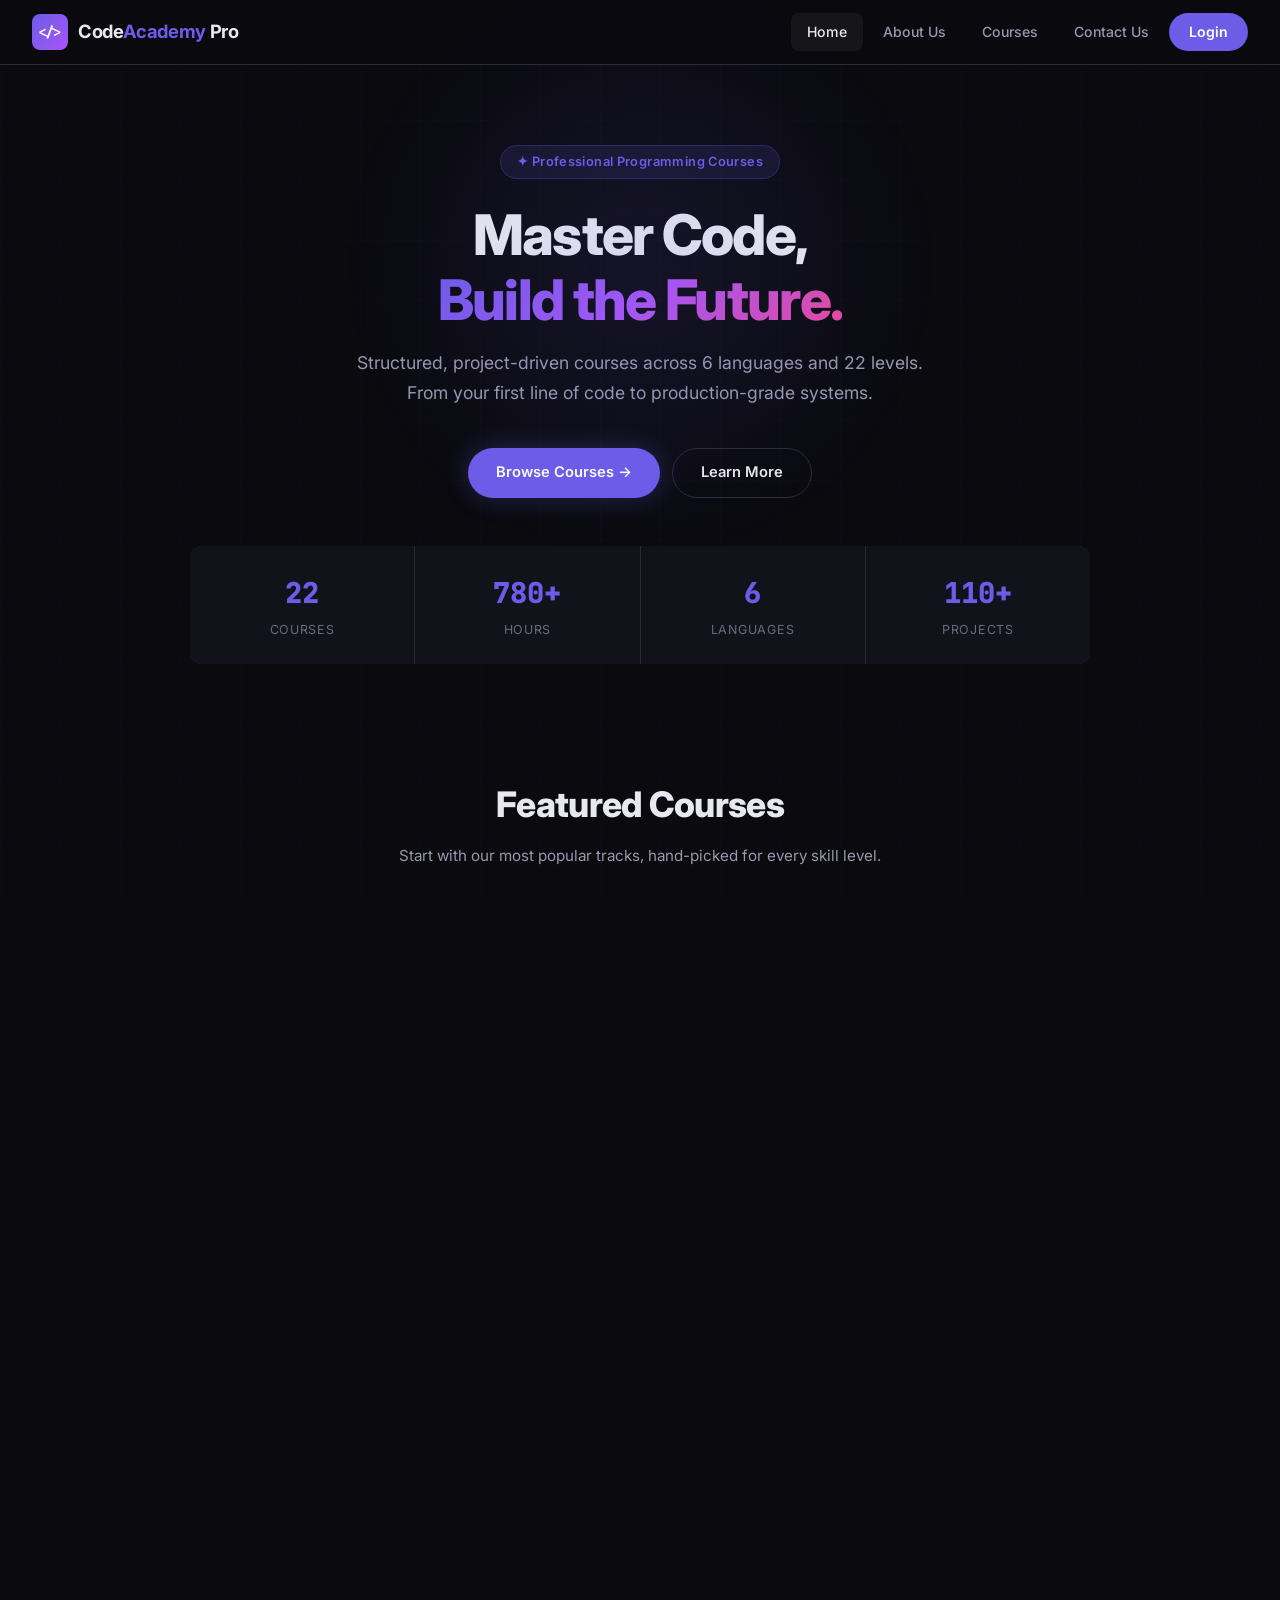
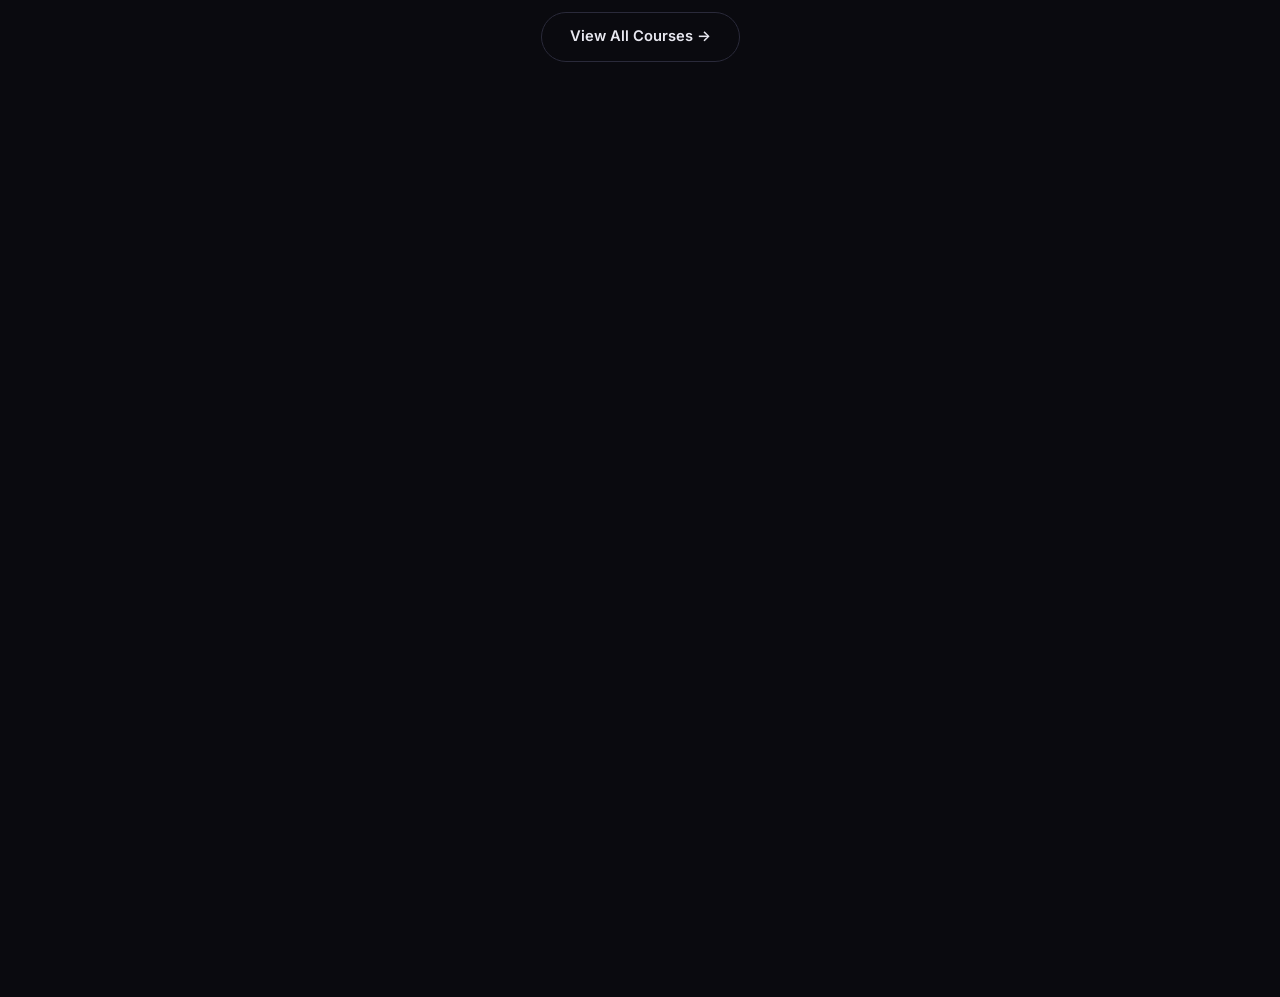
<file: index.html>
<!DOCTYPE html>
<html lang="en">
<head>
  <meta charset="UTF-8"/>
  <meta name="viewport" content="width=device-width,initial-scale=1.0"/>
  <title>CodeAcademy Pro — Master Programming from Fundamentals to Expert</title>
  <meta name="description" content="Professional programming courses in C++, Python, JavaScript, Rust, Java, and SQL."/>
  <link rel="stylesheet" href="css/style.css"/>
  <link rel="icon" href="data:image/svg+xml,<svg xmlns='http://www.w3.org/2000/svg' viewBox='0 0 100 100'><text y='.9em' font-size='90'>💻</text></svg>"/>
</head>
<body>
  <!-- NAV -->
  <header class="nav">
    <div class="nav-inner">
      <a href="index.html" class="logo"><div class="logo-icon">&lt;/&gt;</div><div class="logo-text">Code<span>Academy</span> Pro</div></a>
      <nav class="nav-links">
        <a href="index.html" class="active">Home</a>
        <a href="pages/about.html">About Us</a>
        <a href="pages/courses.html">Courses</a>
        <a href="pages/contact.html">Contact Us</a>
        <a href="pages/login.html" class="nav-login">Login</a>
      </nav>
      <button class="hamburger" onclick="document.getElementById('mob').classList.toggle('open')" aria-label="Menu">☰</button>
    </div>
  </header>
  <div class="mobile-menu" id="mob">
    <a href="index.html">Home</a><a href="pages/about.html">About Us</a><a href="pages/courses.html">Courses</a><a href="pages/contact.html">Contact Us</a><a href="pages/login.html">Login</a>
  </div>

  <!-- HERO -->
  <section class="hero">
    <div class="hero-badge">✦ Professional Programming Courses</div>
    <h1>Master Code,<br/><span class="gradient-text">Build the Future.</span></h1>
    <p>Structured, project-driven courses across 6 languages and 22 levels. From your first line of code to production-grade systems.</p>
    <div class="hero-btns">
      <a href="pages/courses.html" class="btn btn-primary">Browse Courses →</a>
      <a href="pages/about.html" class="btn btn-outline">Learn More</a>
    </div>
  </section>

  <!-- STATS -->
  <div class="stats-bar">
    <div class="stat-item"><div class="num">22</div><div class="label">Courses</div></div>
    <div class="stat-item"><div class="num">780+</div><div class="label">Hours</div></div>
    <div class="stat-item"><div class="num">6</div><div class="label">Languages</div></div>
    <div class="stat-item"><div class="num">110+</div><div class="label">Projects</div></div>
  </div>

  <!-- FEATURED COURSES -->
  <section class="section">
    <div class="section-header">
      <h2>Featured Courses</h2>
      <p>Start with our most popular tracks, hand-picked for every skill level.</p>
    </div>
    <div class="courses-grid" id="featured-grid"></div>
    <div style="text-align:center;margin-top:2.5rem">
      <a href="pages/courses.html" class="btn btn-outline">View All Courses →</a>
    </div>
  </section>

  <!-- WHY US -->
  <section class="section">
    <div class="section-header">
      <h2>Why CodeAcademy Pro?</h2>
      <p>Everything you need to go from beginner to production-ready developer.</p>
    </div>
    <div class="features">
      <div class="feature"><div class="f-icon">📐</div><h3>Structured Curriculum</h3><p>Each course follows a logical progression from fundamentals to advanced topics with clear learning outcomes.</p></div>
      <div class="feature"><div class="f-icon">🛠️</div><h3>Project-Based Learning</h3><p>Build real-world projects in every course. No toy examples — you'll create apps, APIs, and libraries.</p></div>
      <div class="feature"><div class="f-icon">🧩</div><h3>Multi-Level Paths</h3><p>Progress through up to 5 levels per language, each building on the last to deepen your expertise.</p></div>
      <div class="feature"><div class="f-icon">⚡</div><h3>Modern & Up-to-Date</h3><p>Covering C++20, Python 3.12, React 19, Next.js 15, and more. Always current with industry standards.</p></div>
    </div>
  </section>

  <!-- FOOTER -->
  <footer class="footer">
    <div class="footer-inner">
      <div class="footer-brand">
        <a href="index.html" class="logo"><div class="logo-icon">&lt;/&gt;</div><div class="logo-text">Code<span>Academy</span> Pro</div></a>
        <p>Professional programming education, structured for real-world success.</p>
      </div>
      <div class="footer-col"><h4>Pages</h4><a href="index.html">Home</a><a href="pages/about.html">About Us</a><a href="pages/courses.html">Courses</a><a href="pages/contact.html">Contact</a></div>
      <div class="footer-col"><h4>Courses</h4><a href="pages/courses.html#cpp">C++</a><a href="pages/courses.html#python">Python</a><a href="pages/courses.html#javascript">JavaScript</a><a href="pages/courses.html#rust">Rust</a></div>
      <div class="footer-col"><h4>More</h4><a href="pages/courses.html#java">Java</a><a href="pages/courses.html#sql">SQL</a><a href="pages/login.html">Login</a></div>
    </div>
    <div class="footer-bottom"><span>© 2026 CodeAcademy Pro</span><span>Built with ♥ for developers</span></div>
  </footer>

  <!-- SCRIPTS -->
  <script src="js/courses.js"></script>
  <script>
    // Show 6 featured courses on homepage
    const grid = document.getElementById('featured-grid');
    const featured = [COURSES[0], COURSES[5], COURSES[10], COURSES[14], COURSES[17], COURSES[20]];
    const icons = {
      clock: `<svg viewBox="0 0 24 24" fill="none" stroke="currentColor" stroke-width="2"><circle cx="12" cy="12" r="10"/><path d="M12 6v6l4 2"/></svg>`,
      folder: `<svg viewBox="0 0 24 24" fill="none" stroke="currentColor" stroke-width="2"><path d="M22 19a2 2 0 0 1-2 2H4a2 2 0 0 1-2-2V5a2 2 0 0 1 2-2h5l2 3h9a2 2 0 0 1 2 2z"/></svg>`,
      arrow: `<svg viewBox="0 0 24 24" fill="none" stroke="currentColor" stroke-width="2"><path d="M5 12h14M12 5l7 7-7 7"/></svg>`
    };
    const ll = ["","Beginner","Intermediate","Advanced","Expert","Master"];
    featured.forEach((c,i) => {
      if(!c) return;
      const d = document.createElement('div');
      d.className = 'card'; d.tabIndex = 0; d.style.setProperty('--card-color', c.color); d.style.animationDelay = `${i*.06}s`;
      d.innerHTML = `<div class="card-header"><div class="card-icon" style="background:${c.color}">${c.tag}</div><span class="card-level" style="background:${c.bg};color:${c.color}">Lvl ${c.level} · ${ll[c.level]}</span></div><h3 class="card-title">${c.title}</h3><p class="card-desc">${c.desc}</p><div class="card-topics">${c.topics.map(t=>`<span class="topic-tag">${t}</span>`).join('')}</div><div class="card-footer"><div class="card-meta"><span class="meta-item">${icons.clock} ${c.hours}h</span><span class="meta-item">${icons.folder} ${c.projects} projects</span></div><span class="card-cta">View ${icons.arrow}</span></div>`;
      d.onclick = () => window.location.href = `pages/courses.html#${c.lang.toLowerCase().replace('++','pp')}`;
      grid.appendChild(d);
    });
  </script>
</body>
</html>
</file>
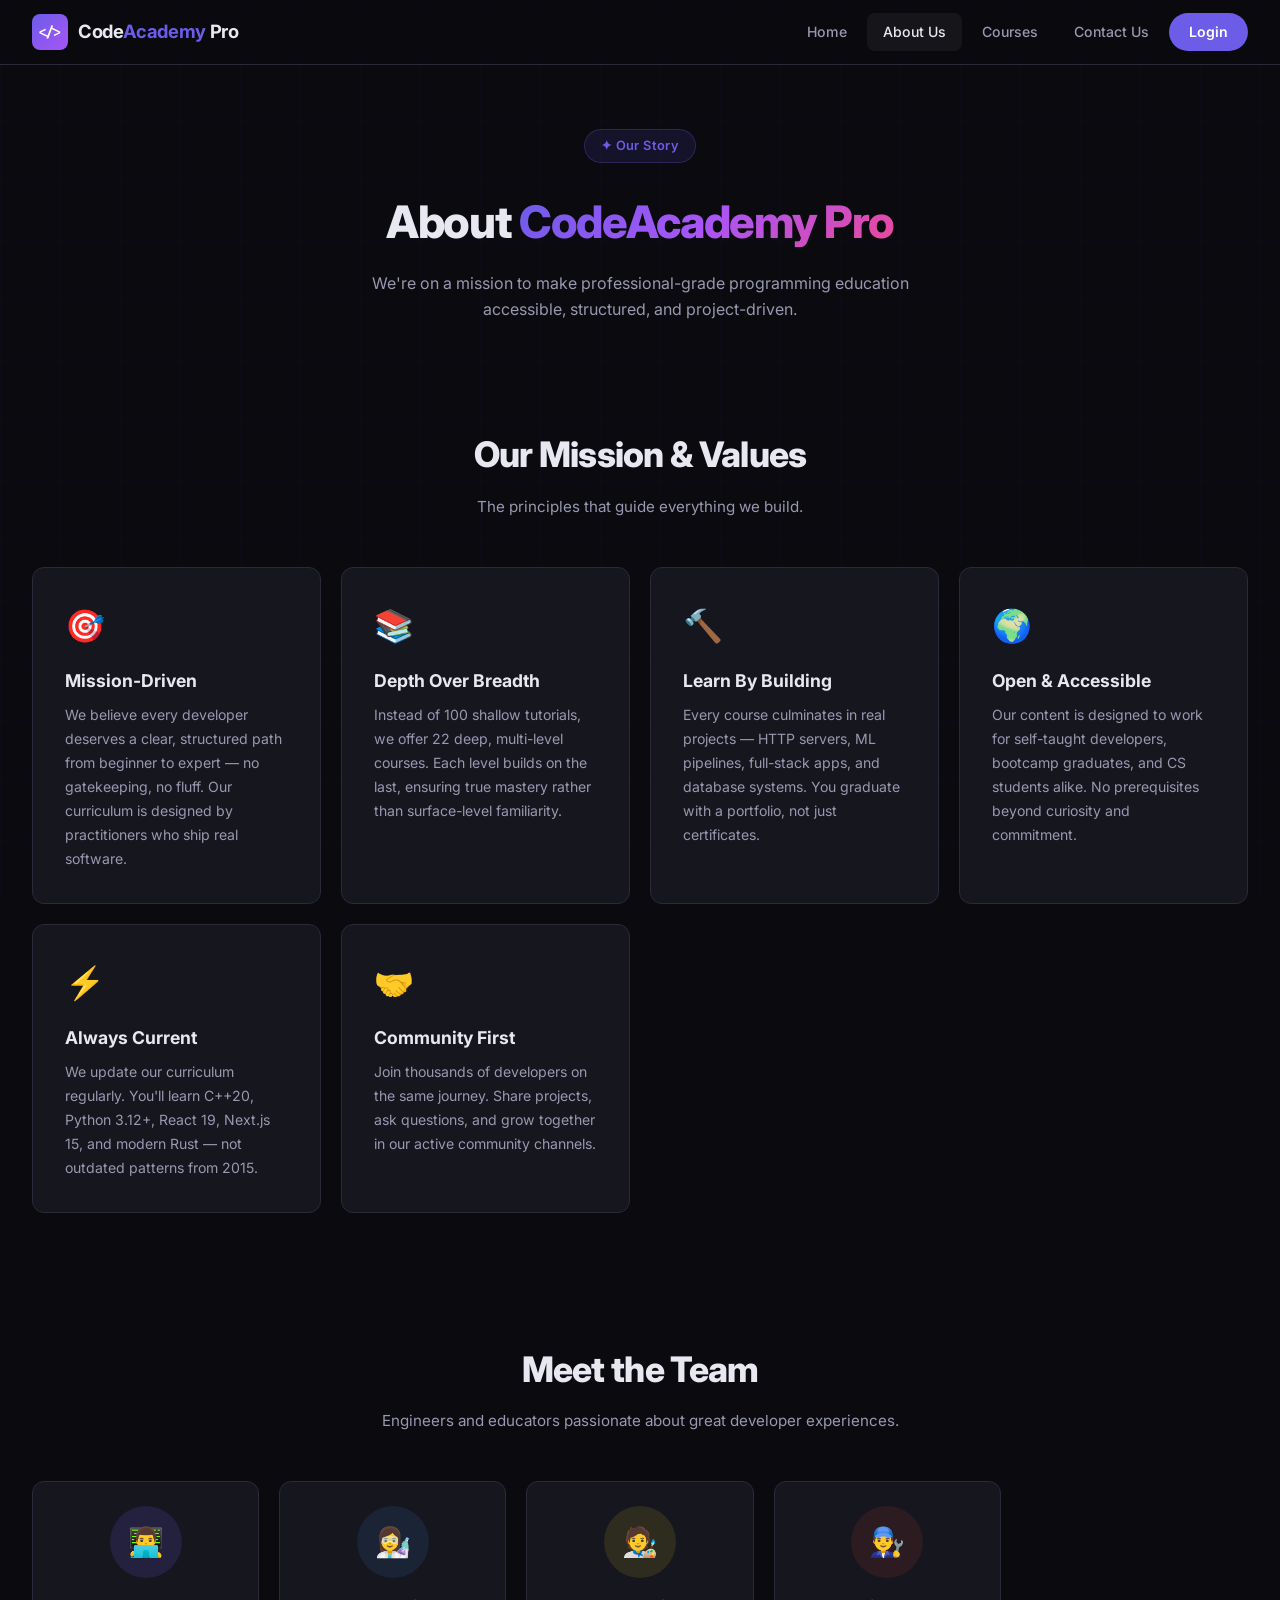
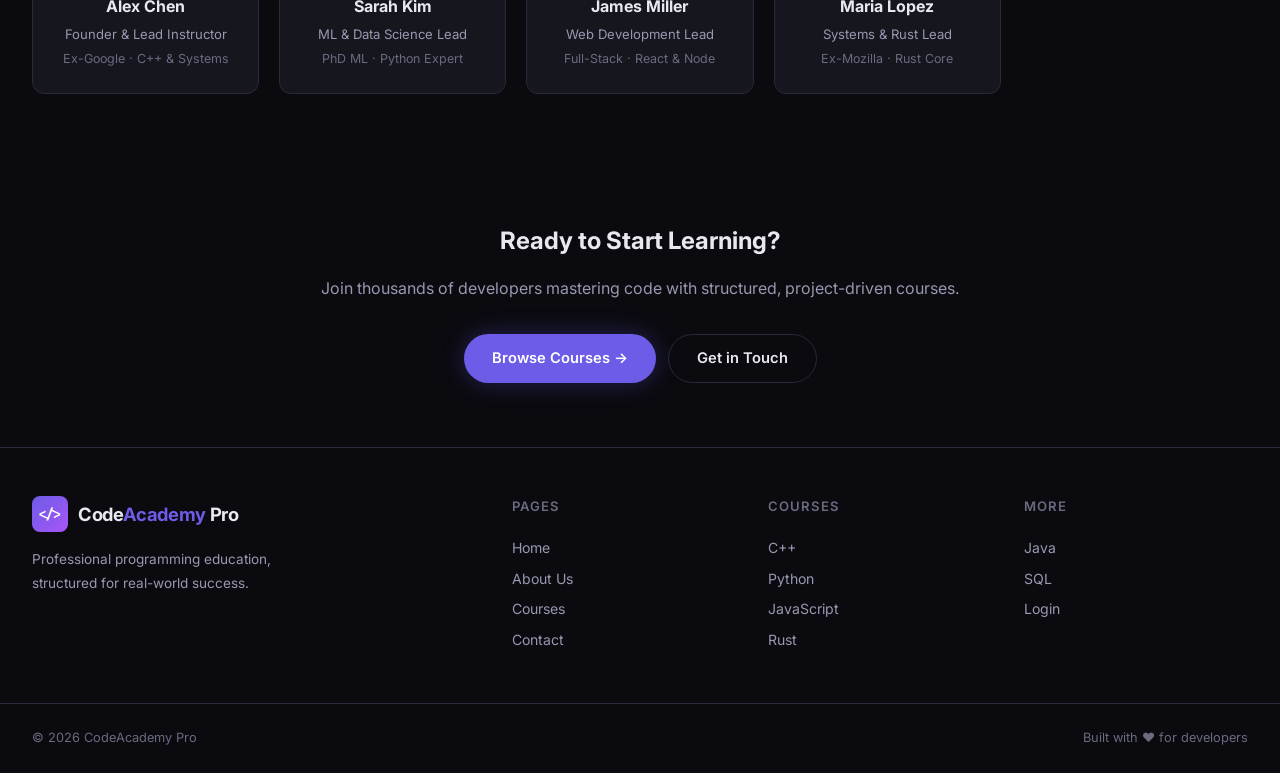
<file: pages/about.html>
<!DOCTYPE html>
<html lang="en">
<head>
  <meta charset="UTF-8"/><meta name="viewport" content="width=device-width,initial-scale=1.0"/>
  <title>About Us — CodeAcademy Pro</title>
  <meta name="description" content="Learn about the team and mission behind CodeAcademy Pro."/>
  <link rel="stylesheet" href="../css/style.css"/>
  <link rel="icon" href="data:image/svg+xml,<svg xmlns='http://www.w3.org/2000/svg' viewBox='0 0 100 100'><text y='.9em' font-size='90'>💻</text></svg>"/>
</head>
<body>
  <header class="nav"><div class="nav-inner">
    <a href="../index.html" class="logo"><div class="logo-icon">&lt;/&gt;</div><div class="logo-text">Code<span>Academy</span> Pro</div></a>
    <nav class="nav-links"><a href="../index.html">Home</a><a href="about.html" class="active">About Us</a><a href="courses.html">Courses</a><a href="contact.html">Contact Us</a><a href="login.html" class="nav-login">Login</a></nav>
    <button class="hamburger" onclick="document.getElementById('mob').classList.toggle('open')" aria-label="Menu">☰</button>
  </div></header>
  <div class="mobile-menu" id="mob"><a href="../index.html">Home</a><a href="about.html">About Us</a><a href="courses.html">Courses</a><a href="contact.html">Contact Us</a><a href="login.html">Login</a></div>

  <section class="page-hero">
    <div class="hero-badge">✦ Our Story</div>
    <h1>About <span class="gradient-text">CodeAcademy Pro</span></h1>
    <p>We're on a mission to make professional-grade programming education accessible, structured, and project-driven.</p>
  </section>

  <section class="section">
    <div class="section-header"><h2>Our Mission & Values</h2><p>The principles that guide everything we build.</p></div>
    <div class="about-grid">
      <div class="about-card"><div class="icon">🎯</div><h3>Mission-Driven</h3><p>We believe every developer deserves a clear, structured path from beginner to expert — no gatekeeping, no fluff. Our curriculum is designed by practitioners who ship real software.</p></div>
      <div class="about-card"><div class="icon">📚</div><h3>Depth Over Breadth</h3><p>Instead of 100 shallow tutorials, we offer 22 deep, multi-level courses. Each level builds on the last, ensuring true mastery rather than surface-level familiarity.</p></div>
      <div class="about-card"><div class="icon">🔨</div><h3>Learn By Building</h3><p>Every course culminates in real projects — HTTP servers, ML pipelines, full-stack apps, and database systems. You graduate with a portfolio, not just certificates.</p></div>
      <div class="about-card"><div class="icon">🌍</div><h3>Open & Accessible</h3><p>Our content is designed to work for self-taught developers, bootcamp graduates, and CS students alike. No prerequisites beyond curiosity and commitment.</p></div>
      <div class="about-card"><div class="icon">⚡</div><h3>Always Current</h3><p>We update our curriculum regularly. You'll learn C++20, Python 3.12+, React 19, Next.js 15, and modern Rust — not outdated patterns from 2015.</p></div>
      <div class="about-card"><div class="icon">🤝</div><h3>Community First</h3><p>Join thousands of developers on the same journey. Share projects, ask questions, and grow together in our active community channels.</p></div>
    </div>
  </section>

  <section class="section">
    <div class="section-header"><h2>Meet the Team</h2><p>Engineers and educators passionate about great developer experiences.</p></div>
    <div class="team-grid">
      <div class="team-card"><div class="team-avatar" style="background:rgba(108,92,231,.15)">👨‍💻</div><h4>Alex Chen</h4><p>Founder & Lead Instructor</p><p style="font-size:.78rem;color:var(--txt3);margin-top:4px">Ex-Google · C++ & Systems</p></div>
      <div class="team-card"><div class="team-avatar" style="background:rgba(55,118,171,.15)">👩‍🔬</div><h4>Sarah Kim</h4><p>ML & Data Science Lead</p><p style="font-size:.78rem;color:var(--txt3);margin-top:4px">PhD ML · Python Expert</p></div>
      <div class="team-card"><div class="team-avatar" style="background:rgba(247,223,30,.1)">🧑‍🎨</div><h4>James Miller</h4><p>Web Development Lead</p><p style="font-size:.78rem;color:var(--txt3);margin-top:4px">Full-Stack · React & Node</p></div>
      <div class="team-card"><div class="team-avatar" style="background:rgba(206,66,43,.12)">👨‍🔧</div><h4>Maria Lopez</h4><p>Systems & Rust Lead</p><p style="font-size:.78rem;color:var(--txt3);margin-top:4px">Ex-Mozilla · Rust Core</p></div>
    </div>
  </section>

  <section class="section" style="text-align:center">
    <h2 style="margin-bottom:1rem">Ready to Start Learning?</h2>
    <p style="color:var(--txt2);margin-bottom:2rem">Join thousands of developers mastering code with structured, project-driven courses.</p>
    <div class="hero-btns"><a href="courses.html" class="btn btn-primary">Browse Courses →</a><a href="contact.html" class="btn btn-outline">Get in Touch</a></div>
  </section>

  <footer class="footer">
    <div class="footer-inner">
      <div class="footer-brand"><a href="../index.html" class="logo"><div class="logo-icon">&lt;/&gt;</div><div class="logo-text">Code<span>Academy</span> Pro</div></a><p>Professional programming education, structured for real-world success.</p></div>
      <div class="footer-col"><h4>Pages</h4><a href="../index.html">Home</a><a href="about.html">About Us</a><a href="courses.html">Courses</a><a href="contact.html">Contact</a></div>
      <div class="footer-col"><h4>Courses</h4><a href="courses.html#cpp">C++</a><a href="courses.html#python">Python</a><a href="courses.html#javascript">JavaScript</a><a href="courses.html#rust">Rust</a></div>
      <div class="footer-col"><h4>More</h4><a href="courses.html#java">Java</a><a href="courses.html#sql">SQL</a><a href="login.html">Login</a></div>
    </div>
    <div class="footer-bottom"><span>© 2026 CodeAcademy Pro</span><span>Built with ♥ for developers</span></div>
  </footer>
</body>
</html>
</file>
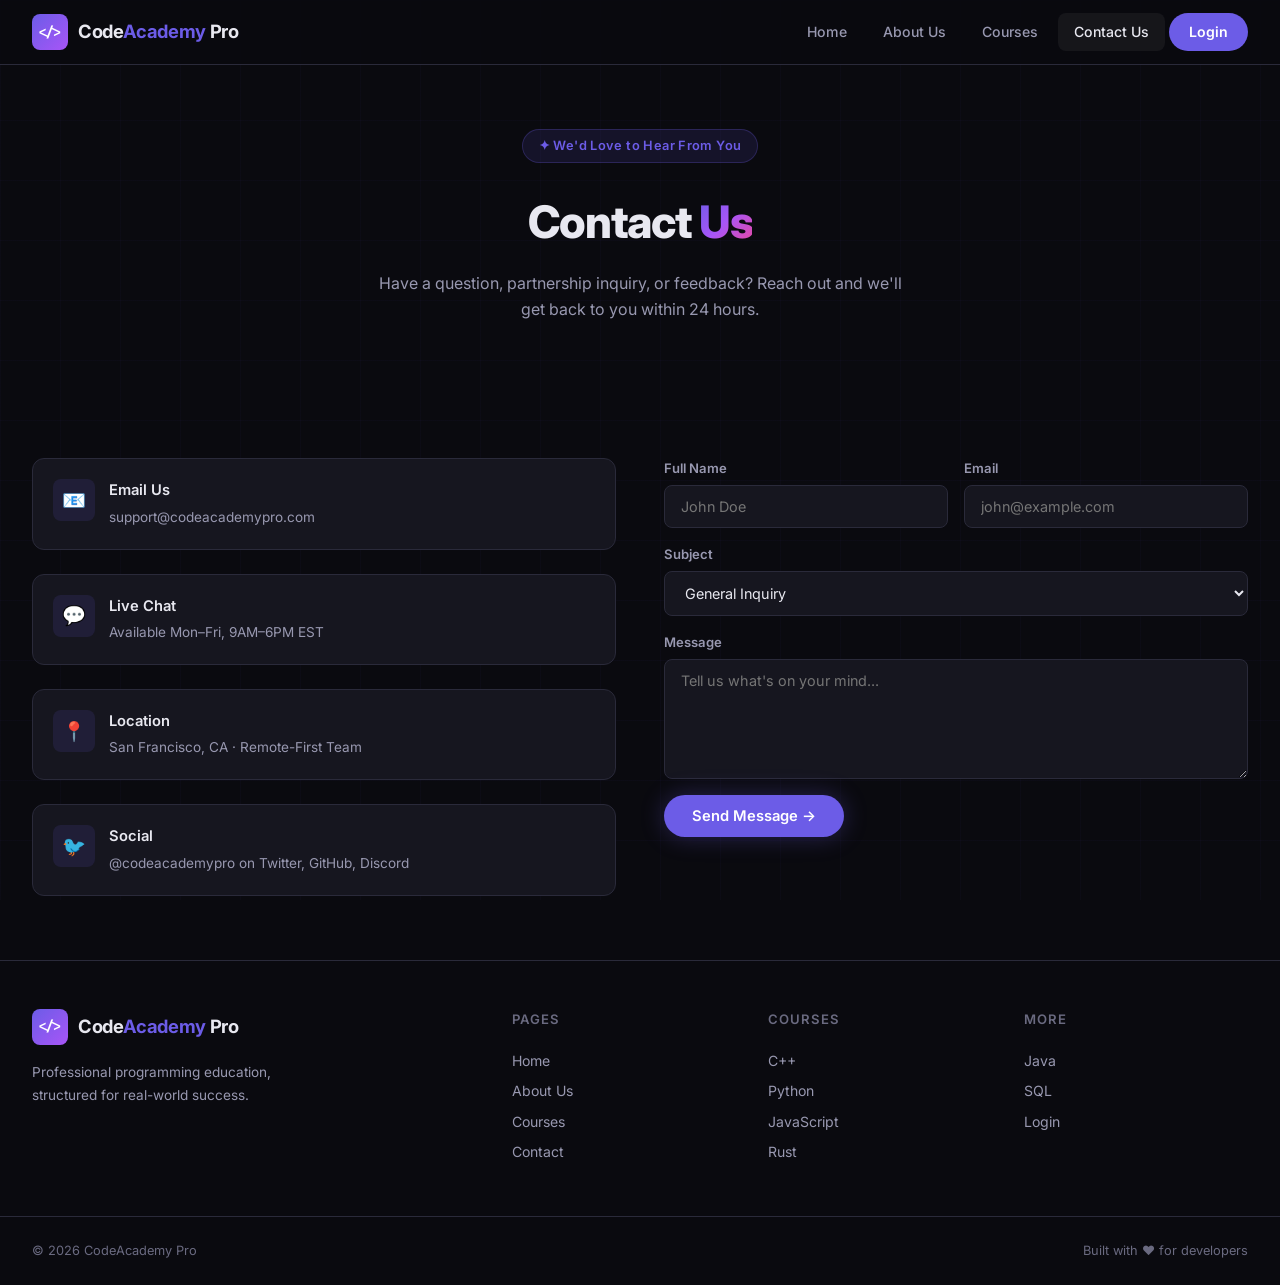
<file: pages/contact.html>
<!DOCTYPE html>
<html lang="en">
<head>
  <meta charset="UTF-8"/><meta name="viewport" content="width=device-width,initial-scale=1.0"/>
  <title>Contact Us — CodeAcademy Pro</title>
  <meta name="description" content="Get in touch with the CodeAcademy Pro team."/>
  <link rel="stylesheet" href="../css/style.css"/>
  <link rel="icon" href="data:image/svg+xml,<svg xmlns='http://www.w3.org/2000/svg' viewBox='0 0 100 100'><text y='.9em' font-size='90'>💻</text></svg>"/>
</head>
<body>
  <header class="nav"><div class="nav-inner">
    <a href="../index.html" class="logo"><div class="logo-icon">&lt;/&gt;</div><div class="logo-text">Code<span>Academy</span> Pro</div></a>
    <nav class="nav-links"><a href="../index.html">Home</a><a href="about.html">About Us</a><a href="courses.html">Courses</a><a href="contact.html" class="active">Contact Us</a><a href="login.html" class="nav-login">Login</a></nav>
    <button class="hamburger" onclick="document.getElementById('mob').classList.toggle('open')" aria-label="Menu">☰</button>
  </div></header>
  <div class="mobile-menu" id="mob"><a href="../index.html">Home</a><a href="about.html">About Us</a><a href="courses.html">Courses</a><a href="contact.html">Contact Us</a><a href="login.html">Login</a></div>

  <section class="page-hero">
    <div class="hero-badge">✦ We'd Love to Hear From You</div>
    <h1>Contact <span class="gradient-text">Us</span></h1>
    <p>Have a question, partnership inquiry, or feedback? Reach out and we'll get back to you within 24 hours.</p>
  </section>

  <section class="section">
    <div class="contact-grid">
      <div class="contact-info">
        <div class="contact-item"><div class="ci-icon">📧</div><div><h4>Email Us</h4><p>support@codeacademypro.com</p></div></div>
        <div class="contact-item"><div class="ci-icon">💬</div><div><h4>Live Chat</h4><p>Available Mon–Fri, 9AM–6PM EST</p></div></div>
        <div class="contact-item"><div class="ci-icon">📍</div><div><h4>Location</h4><p>San Francisco, CA · Remote-First Team</p></div></div>
        <div class="contact-item"><div class="ci-icon">🐦</div><div><h4>Social</h4><p>@codeacademypro on Twitter, GitHub, Discord</p></div></div>
      </div>
      <form class="contact-form" onsubmit="event.preventDefault();this.innerHTML='<div style=\'text-align:center;padding:3rem\'><div style=\'font-size:2.5rem;margin-bottom:1rem\'>✅</div><h3>Message Sent!</h3><p style=\'color:var(--txt2);margin-top:.5rem\'>We\'ll get back to you within 24 hours.</p></div>'">
        <div class="form-row">
          <div class="form-group"><label for="name">Full Name</label><input type="text" id="name" placeholder="John Doe" required/></div>
          <div class="form-group"><label for="email">Email</label><input type="email" id="email" placeholder="john@example.com" required/></div>
        </div>
        <div class="form-group"><label for="subject">Subject</label>
          <select id="subject"><option>General Inquiry</option><option>Course Question</option><option>Partnership</option><option>Bug Report</option><option>Other</option></select>
        </div>
        <div class="form-group"><label for="message">Message</label><textarea id="message" placeholder="Tell us what's on your mind..." required></textarea></div>
        <button type="submit" class="btn btn-primary" style="align-self:flex-start">Send Message →</button>
      </form>
    </div>
  </section>

  <footer class="footer">
    <div class="footer-inner">
      <div class="footer-brand"><a href="../index.html" class="logo"><div class="logo-icon">&lt;/&gt;</div><div class="logo-text">Code<span>Academy</span> Pro</div></a><p>Professional programming education, structured for real-world success.</p></div>
      <div class="footer-col"><h4>Pages</h4><a href="../index.html">Home</a><a href="about.html">About Us</a><a href="courses.html">Courses</a><a href="contact.html">Contact</a></div>
      <div class="footer-col"><h4>Courses</h4><a href="courses.html#cpp">C++</a><a href="courses.html#python">Python</a><a href="courses.html#javascript">JavaScript</a><a href="courses.html#rust">Rust</a></div>
      <div class="footer-col"><h4>More</h4><a href="courses.html#java">Java</a><a href="courses.html#sql">SQL</a><a href="login.html">Login</a></div>
    </div>
    <div class="footer-bottom"><span>© 2026 CodeAcademy Pro</span><span>Built with ♥ for developers</span></div>
  </footer>
</body>
</html>
</file>
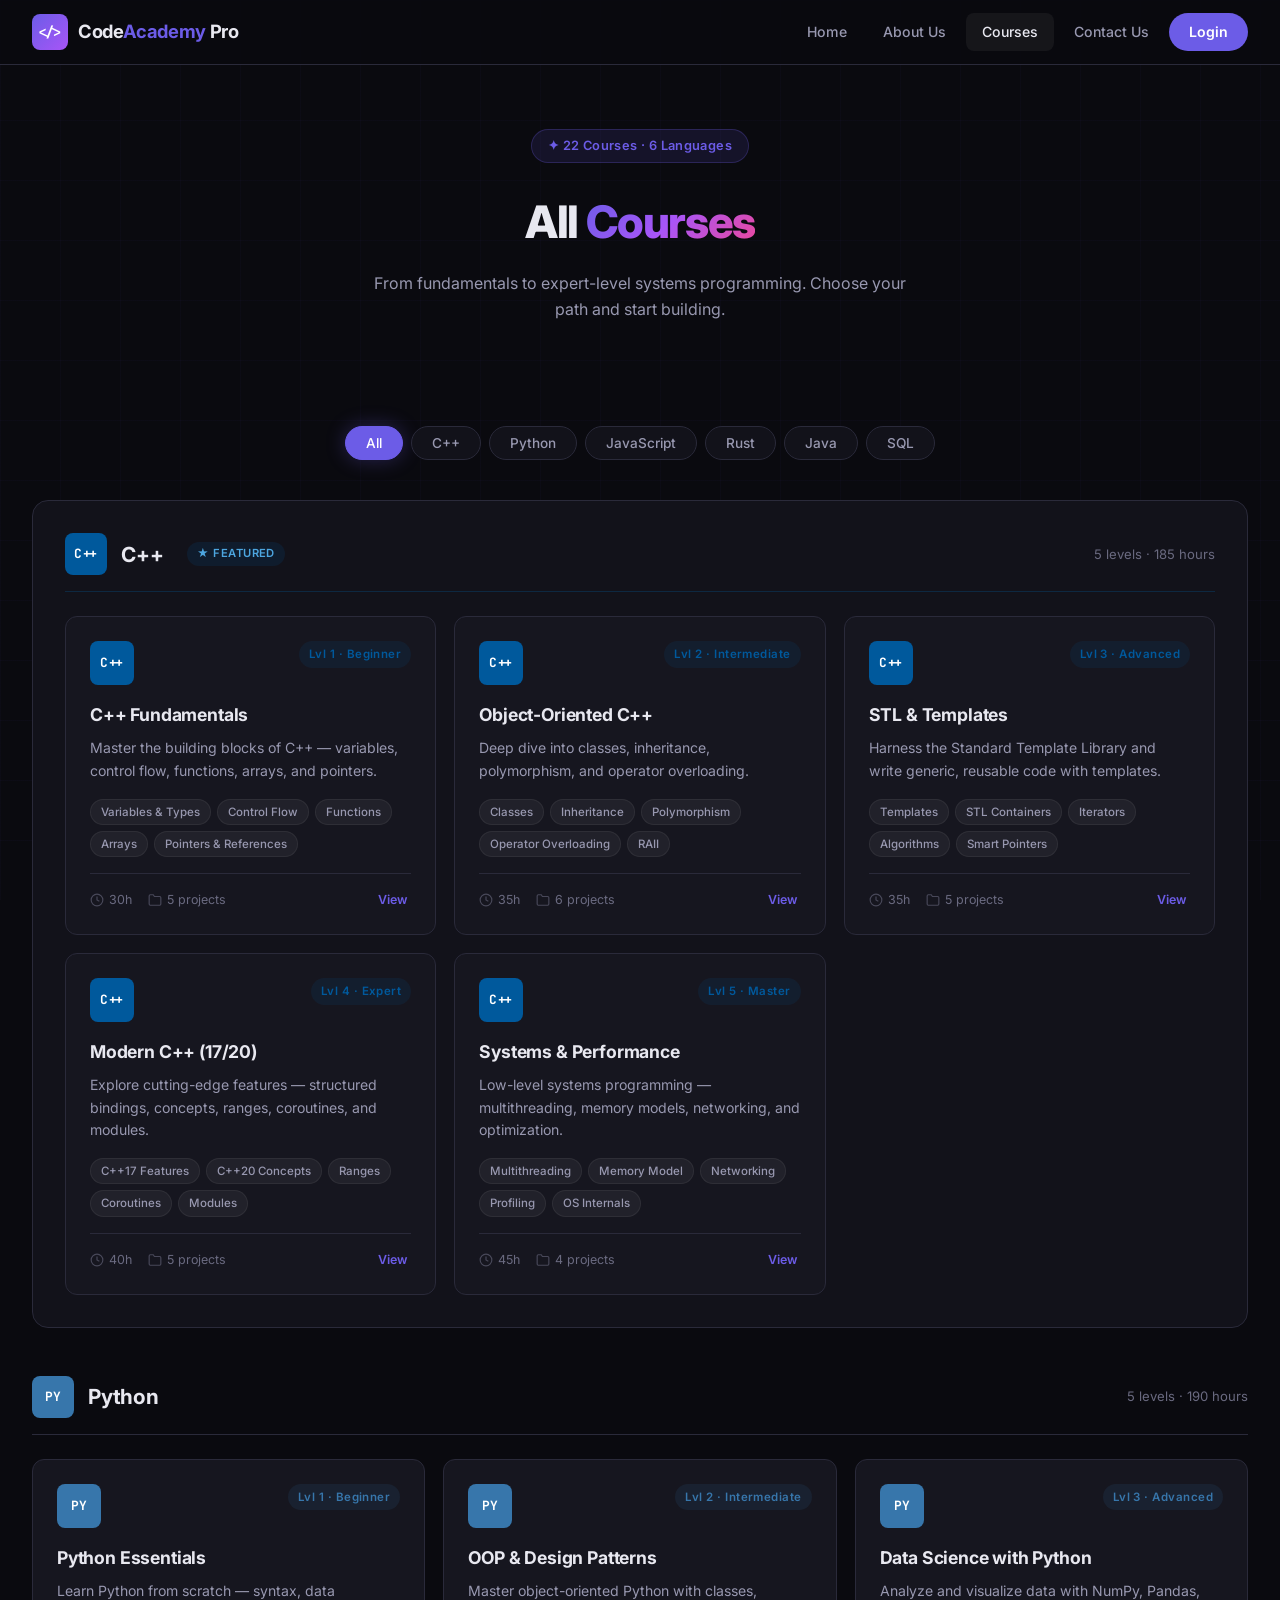
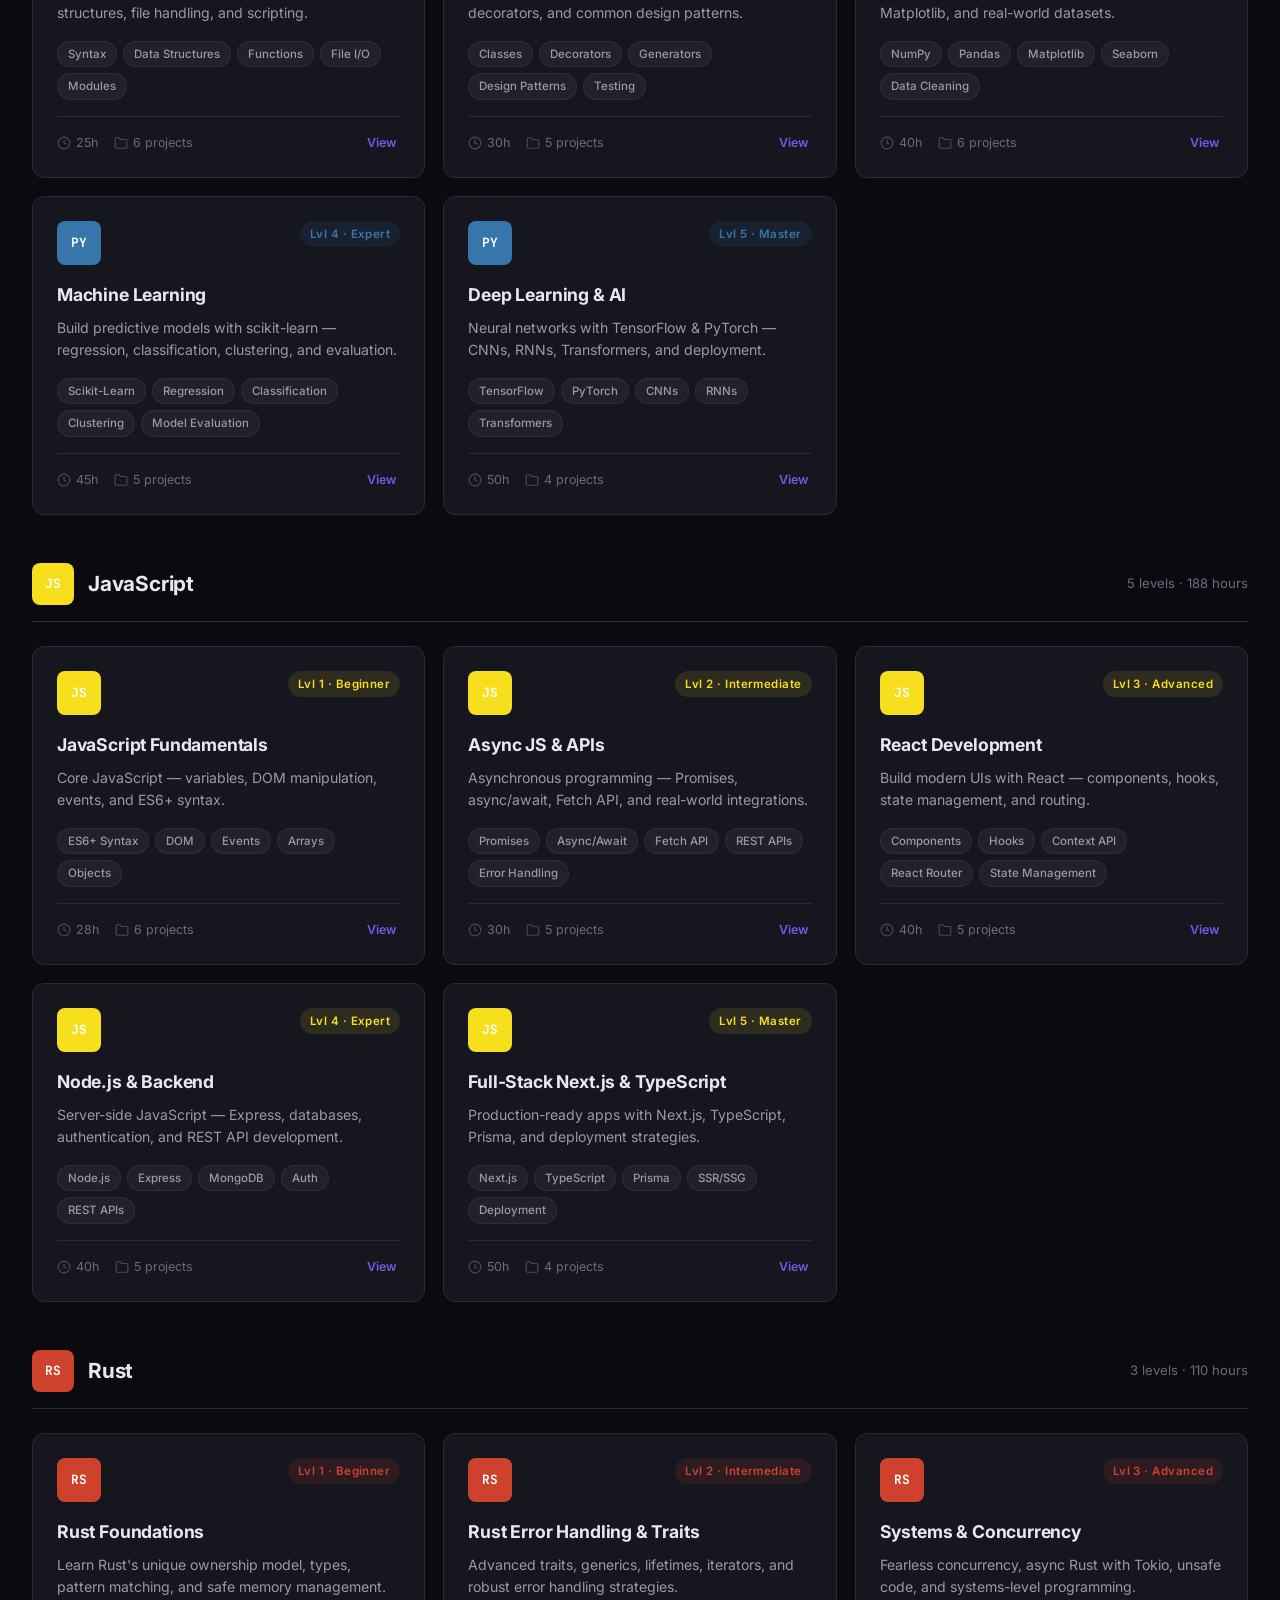
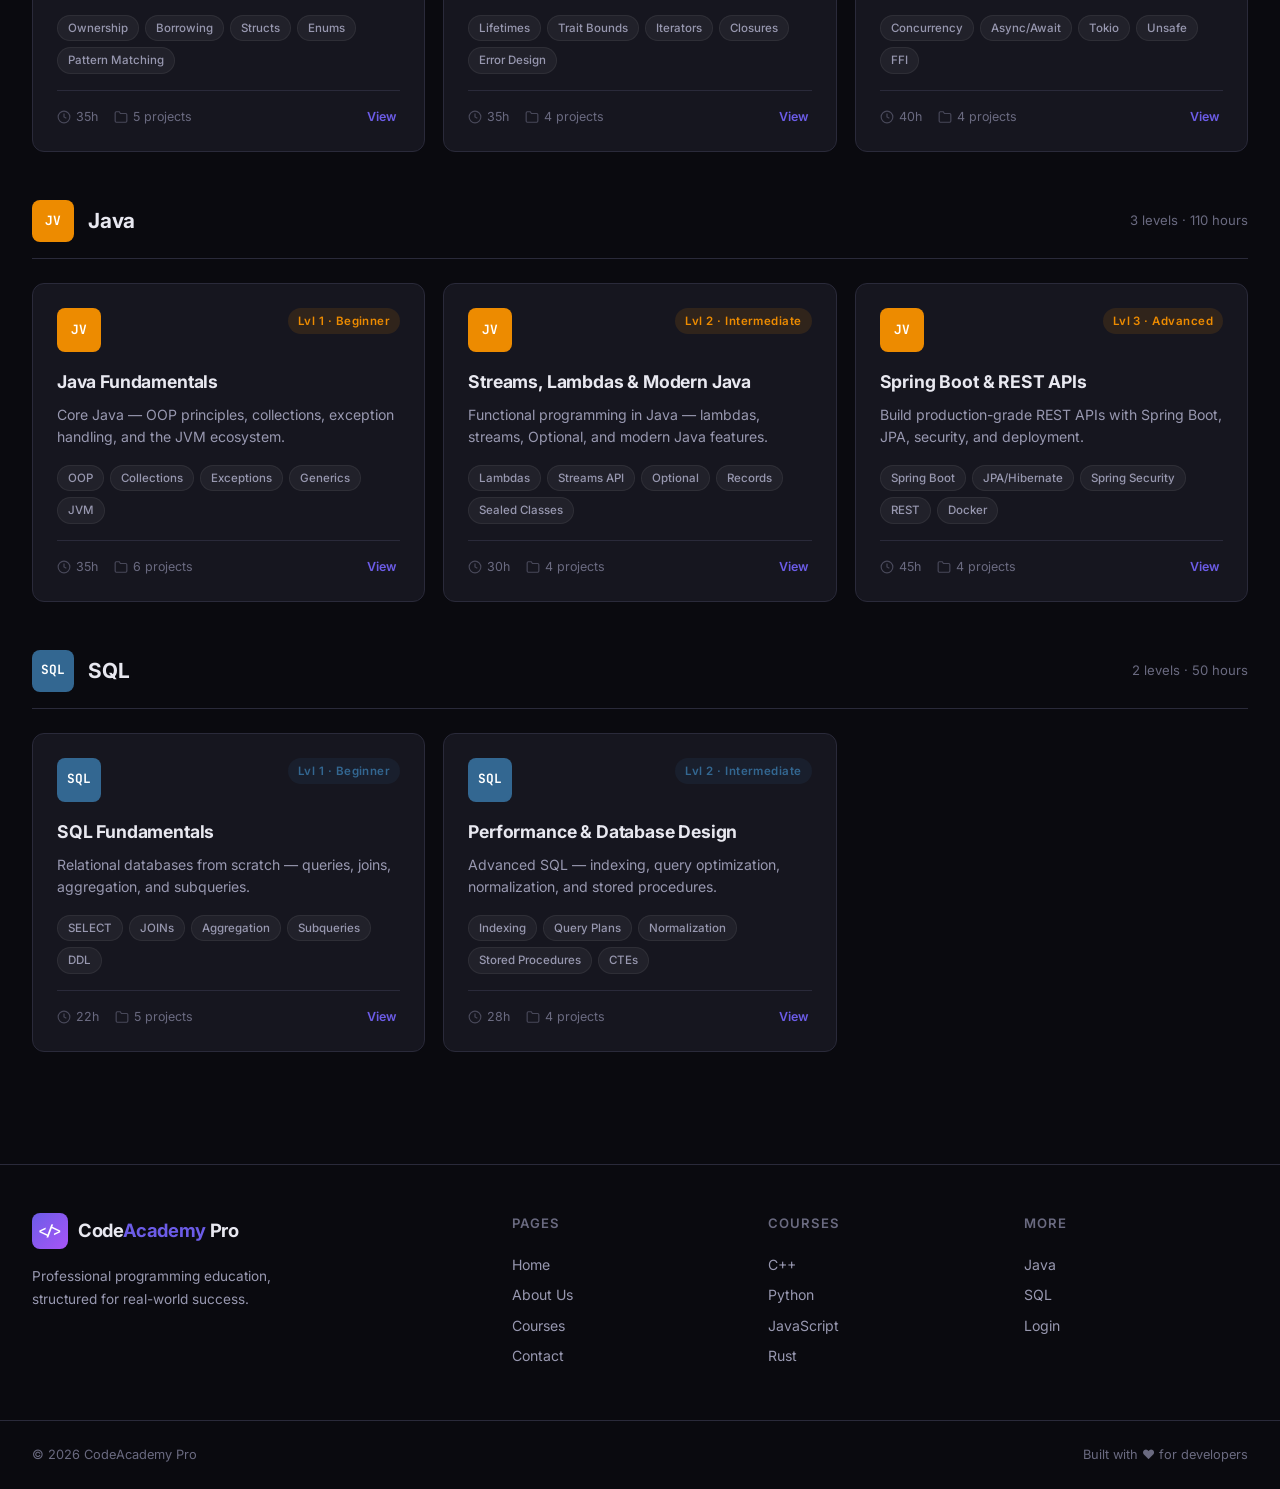
<file: pages/courses.html>
<!DOCTYPE html>
<html lang="en">
<head>
  <meta charset="UTF-8"/><meta name="viewport" content="width=device-width,initial-scale=1.0"/>
  <title>Courses — CodeAcademy Pro</title>
  <meta name="description" content="Browse all programming courses: C++, Python, JavaScript, Rust, Java, SQL."/>
  <link rel="stylesheet" href="../css/style.css"/>
  <link rel="icon" href="data:image/svg+xml,<svg xmlns='http://www.w3.org/2000/svg' viewBox='0 0 100 100'><text y='.9em' font-size='90'>💻</text></svg>"/>
</head>
<body>
  <header class="nav"><div class="nav-inner">
    <a href="../index.html" class="logo"><div class="logo-icon">&lt;/&gt;</div><div class="logo-text">Code<span>Academy</span> Pro</div></a>
    <nav class="nav-links"><a href="../index.html">Home</a><a href="about.html">About Us</a><a href="courses.html" class="active">Courses</a><a href="contact.html">Contact Us</a><a href="login.html" class="nav-login">Login</a></nav>
    <button class="hamburger" onclick="document.getElementById('mob').classList.toggle('open')" aria-label="Menu">☰</button>
  </div></header>
  <div class="mobile-menu" id="mob"><a href="../index.html">Home</a><a href="about.html">About Us</a><a href="courses.html">Courses</a><a href="contact.html">Contact Us</a><a href="login.html">Login</a></div>

  <section class="page-hero">
    <div class="hero-badge">✦ 22 Courses · 6 Languages</div>
    <h1>All <span class="gradient-text">Courses</span></h1>
    <p>From fundamentals to expert-level systems programming. Choose your path and start building.</p>
  </section>

  <section class="section">
    <!-- Filters -->
    <nav class="filters" aria-label="Filter courses by language">
      <button class="pill active" data-filter="All">All</button>
      <button class="pill" data-filter="C++">C++</button>
      <button class="pill" data-filter="Python">Python</button>
      <button class="pill" data-filter="JavaScript">JavaScript</button>
      <button class="pill" data-filter="Rust">Rust</button>
      <button class="pill" data-filter="Java">Java</button>
      <button class="pill" data-filter="SQL">SQL</button>
    </nav>

    <!-- Dynamic course sections rendered by JS -->
    <div id="courses-container"></div>
  </section>

  <!-- Modal -->
  <div id="modal-overlay" class="modal-overlay" role="dialog" aria-modal="true"><div class="modal"></div></div>

  <footer class="footer">
    <div class="footer-inner">
      <div class="footer-brand"><a href="../index.html" class="logo"><div class="logo-icon">&lt;/&gt;</div><div class="logo-text">Code<span>Academy</span> Pro</div></a><p>Professional programming education, structured for real-world success.</p></div>
      <div class="footer-col"><h4>Pages</h4><a href="../index.html">Home</a><a href="about.html">About Us</a><a href="courses.html">Courses</a><a href="contact.html">Contact</a></div>
      <div class="footer-col"><h4>Courses</h4><a href="#cpp">C++</a><a href="#python">Python</a><a href="#javascript">JavaScript</a><a href="#rust">Rust</a></div>
      <div class="footer-col"><h4>More</h4><a href="#java">Java</a><a href="#sql">SQL</a><a href="login.html">Login</a></div>
    </div>
    <div class="footer-bottom"><span>© 2026 CodeAcademy Pro</span><span>Built with ♥ for developers</span></div>
  </footer>

  <script src="../js/courses.js"></script>
  <script src="../js/app.js"></script>
</body>
</html>
</file>
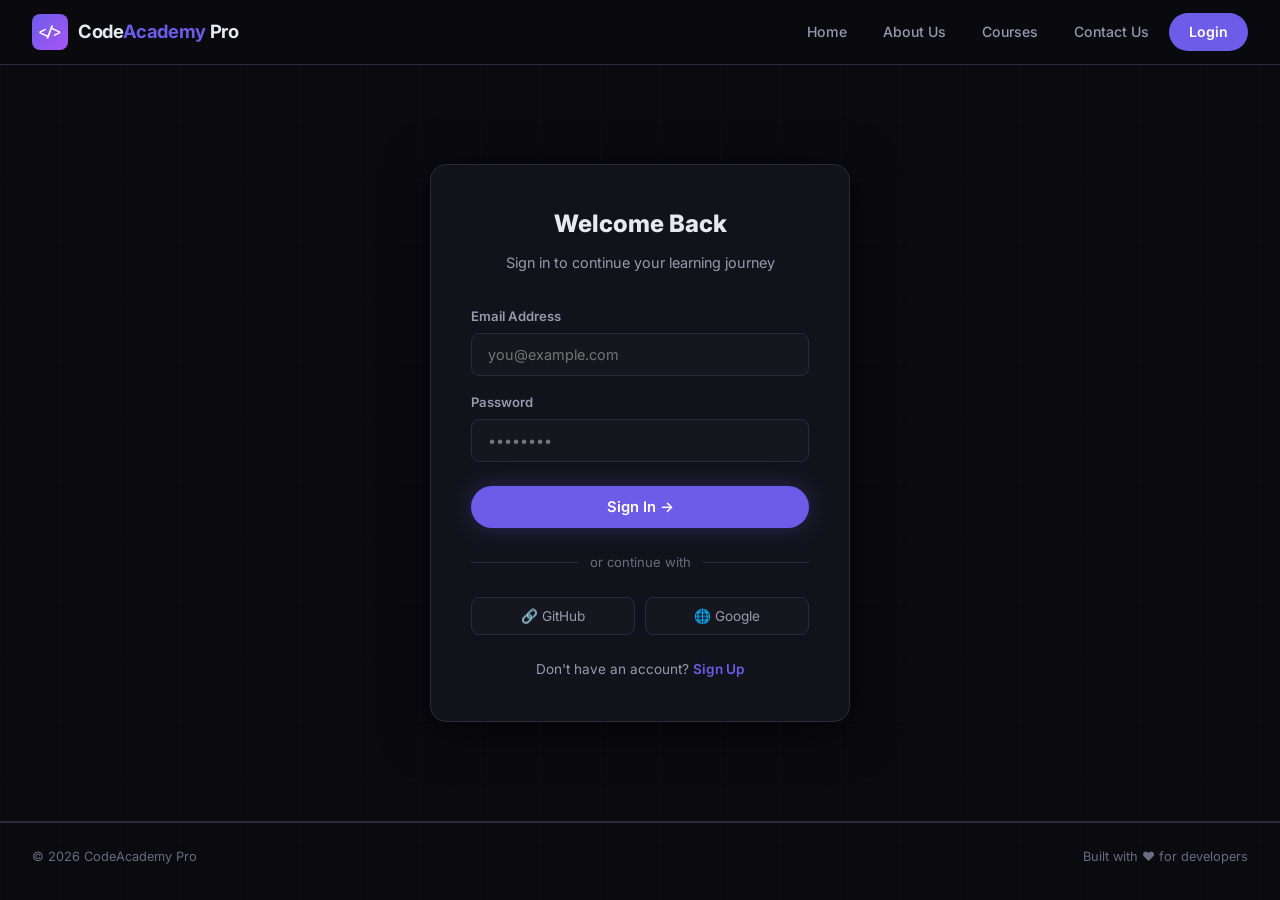
<file: pages/login.html>
<!DOCTYPE html>
<html lang="en">
<head>
  <meta charset="UTF-8"/><meta name="viewport" content="width=device-width,initial-scale=1.0"/>
  <title>Login — CodeAcademy Pro</title>
  <meta name="description" content="Sign in to your CodeAcademy Pro account."/>
  <link rel="stylesheet" href="../css/style.css"/>
  <link rel="icon" href="data:image/svg+xml,<svg xmlns='http://www.w3.org/2000/svg' viewBox='0 0 100 100'><text y='.9em' font-size='90'>💻</text></svg>"/>
</head>
<body>
  <header class="nav"><div class="nav-inner">
    <a href="../index.html" class="logo"><div class="logo-icon">&lt;/&gt;</div><div class="logo-text">Code<span>Academy</span> Pro</div></a>
    <nav class="nav-links"><a href="../index.html">Home</a><a href="about.html">About Us</a><a href="courses.html">Courses</a><a href="contact.html">Contact Us</a><a href="login.html" class="nav-login active">Login</a></nav>
    <button class="hamburger" onclick="document.getElementById('mob').classList.toggle('open')" aria-label="Menu">☰</button>
  </div></header>
  <div class="mobile-menu" id="mob"><a href="../index.html">Home</a><a href="about.html">About Us</a><a href="courses.html">Courses</a><a href="contact.html">Contact Us</a><a href="login.html">Login</a></div>

  <div class="login-wrapper">
    <div class="login-card" id="auth-card">
      <h2 id="auth-title">Welcome Back</h2>
      <p class="sub" id="auth-sub">Sign in to continue your learning journey</p>

      <form id="auth-form" onsubmit="event.preventDefault();">
        <div class="form-group" id="name-field" style="display:none;margin-bottom:1rem">
          <label for="signup-name">Full Name</label>
          <input type="text" id="signup-name" placeholder="John Doe"/>
        </div>
        <div class="form-group" style="margin-bottom:1rem">
          <label for="auth-email">Email Address</label>
          <input type="email" id="auth-email" placeholder="you@example.com" required/>
        </div>
        <div class="form-group" style="margin-bottom:1.5rem">
          <label for="auth-pass">Password</label>
          <input type="password" id="auth-pass" placeholder="••••••••" required/>
        </div>
        <button type="submit" class="btn btn-primary" style="width:100%;justify-content:center" id="auth-btn">Sign In →</button>
      </form>

      <div class="divider">or continue with</div>
      <div class="social-btns">
        <button class="social-btn" type="button">🔗 GitHub</button>
        <button class="social-btn" type="button">🌐 Google</button>
      </div>

      <div class="login-footer" id="auth-footer">
        Don't have an account? <a href="#" id="toggle-auth">Sign Up</a>
      </div>
    </div>
  </div>

  <footer class="footer">
    <div class="footer-bottom"><span>© 2026 CodeAcademy Pro</span><span>Built with ♥ for developers</span></div>
  </footer>

  <script>
    const toggle = document.getElementById('toggle-auth');
    const title = document.getElementById('auth-title');
    const sub = document.getElementById('auth-sub');
    const btn = document.getElementById('auth-btn');
    const footer = document.getElementById('auth-footer');
    const nameField = document.getElementById('name-field');
    let isLogin = true;
    toggle.addEventListener('click', e => {
      e.preventDefault();
      isLogin = !isLogin;
      if (isLogin) {
        title.textContent = 'Welcome Back';
        sub.textContent = 'Sign in to continue your learning journey';
        btn.textContent = 'Sign In →';
        footer.innerHTML = "Don't have an account? <a href='#' id='toggle-auth'>Sign Up</a>";
        nameField.style.display = 'none';
      } else {
        title.textContent = 'Create Account';
        sub.textContent = 'Start your programming journey today';
        btn.textContent = 'Create Account →';
        footer.innerHTML = "Already have an account? <a href='#' id='toggle-auth'>Sign In</a>";
        nameField.style.display = 'block';
      }
      document.getElementById('toggle-auth').addEventListener('click', arguments.callee.bind(null, e));
      // Re-bind
      document.getElementById('toggle-auth').onclick = function(ev) {
        ev.preventDefault();
        isLogin = !isLogin;
        if (isLogin) {
          title.textContent = 'Welcome Back'; sub.textContent = 'Sign in to continue your learning journey';
          btn.textContent = 'Sign In →'; nameField.style.display = 'none';
          footer.innerHTML = "Don't have an account? <a href='#' id='toggle-auth'>Sign Up</a>";
        } else {
          title.textContent = 'Create Account'; sub.textContent = 'Start your programming journey today';
          btn.textContent = 'Create Account →'; nameField.style.display = 'block';
          footer.innerHTML = "Already have an account? <a href='#' id='toggle-auth'>Sign In</a>";
        }
        document.getElementById('toggle-auth').onclick = arguments.callee;
      };
    });
  </script>
</body>
</html>
</file>
<file: css/style.css>
@import url('https://fonts.googleapis.com/css2?family=Inter:wght@400;500;600;700;800&family=JetBrains+Mono:wght@400;500;700&display=swap');
*,*::before,*::after{margin:0;padding:0;box-sizing:border-box}
:root{
  --bg:#0a0a0f;--bg2:#12121a;--bg-card:#16161f;--bg-card-h:#1c1c28;--bg-surf:#1e1e2a;
  --border:#2a2a3a;--border-h:#3a3a50;
  --txt:#e8e8f0;--txt2:#9898b0;--txt3:#6a6a80;
  --accent:#6c5ce7;--accent-g:rgba(108,92,231,0.3);
  --r:12px;--rs:8px;--rp:50px;
  --sh:0 4px 24px rgba(0,0,0,.4);--sh-lg:0 8px 48px rgba(0,0,0,.6);
  --tr:0.3s cubic-bezier(.4,0,.2,1);
}
html{scroll-behavior:smooth}
body{font-family:'Inter',sans-serif;background:var(--bg);color:var(--txt);line-height:1.6;min-height:100vh;overflow-x:hidden}
::-webkit-scrollbar{width:6px}::-webkit-scrollbar-track{background:var(--bg)}::-webkit-scrollbar-thumb{background:var(--border);border-radius:3px}
body::before{content:'';position:fixed;inset:0;background-image:linear-gradient(rgba(108,92,231,.03) 1px,transparent 1px),linear-gradient(90deg,rgba(108,92,231,.03) 1px,transparent 1px);background-size:60px 60px;pointer-events:none;z-index:0}
a{color:inherit;text-decoration:none}

/* ── NAV ── */
.nav{position:sticky;top:0;z-index:100;background:rgba(10,10,15,.88);backdrop-filter:blur(20px);border-bottom:1px solid var(--border);padding:0 2rem}
.nav-inner{max-width:1320px;margin:0 auto;display:flex;align-items:center;justify-content:space-between;height:64px}
.logo{display:flex;align-items:center;gap:10px}
.logo-icon{width:36px;height:36px;background:linear-gradient(135deg,var(--accent),#a855f7);border-radius:var(--rs);display:flex;align-items:center;justify-content:center;font-family:'JetBrains Mono',monospace;font-weight:700;font-size:14px;color:#fff}
.logo-text{font-weight:700;font-size:1.15rem;letter-spacing:-.02em}.logo-text span{color:var(--accent)}
.nav-links{display:flex;align-items:center;gap:.25rem}
.nav-links a{padding:8px 16px;border-radius:var(--rs);font-size:.88rem;font-weight:500;color:var(--txt2);transition:var(--tr)}
.nav-links a:hover,.nav-links a.active{color:var(--txt);background:rgba(255,255,255,.05)}
.nav-login{padding:8px 20px!important;background:var(--accent)!important;color:#fff!important;border-radius:var(--rp)!important;font-weight:600!important}
.nav-login:hover{opacity:.9!important}
.hamburger{display:none;background:none;border:none;color:var(--txt);font-size:1.5rem;cursor:pointer}
.mobile-menu{display:none;position:fixed;top:64px;left:0;right:0;bottom:0;background:rgba(10,10,15,.95);backdrop-filter:blur(20px);z-index:99;flex-direction:column;padding:2rem;gap:.5rem}
.mobile-menu.open{display:flex}
.mobile-menu a{padding:14px 20px;border-radius:var(--rs);font-size:1rem;color:var(--txt2);transition:var(--tr)}
.mobile-menu a:hover{background:rgba(255,255,255,.05);color:var(--txt)}

/* ── HERO ── */
.hero{text-align:center;padding:5rem 2rem 3rem;position:relative;z-index:1}
.hero::before{content:'';position:absolute;top:-100px;left:50%;transform:translateX(-50%);width:600px;height:600px;background:radial-gradient(circle,var(--accent-g) 0%,transparent 70%);opacity:.4;pointer-events:none}
.hero-badge{display:inline-flex;align-items:center;gap:6px;padding:6px 16px;border-radius:var(--rp);background:rgba(108,92,231,.12);border:1px solid rgba(108,92,231,.25);color:var(--accent);font-size:.8rem;font-weight:600;margin-bottom:1.5rem;letter-spacing:.03em}
.hero h1{font-size:clamp(2.2rem,5vw,3.5rem);font-weight:800;letter-spacing:-.03em;line-height:1.15;margin-bottom:1rem}
.gradient-text{background:linear-gradient(135deg,#6c5ce7,#a855f7,#ec4899);-webkit-background-clip:text;background-clip:text;-webkit-text-fill-color:transparent}
.hero p{font-size:1.1rem;color:var(--txt2);max-width:600px;margin:0 auto 2.5rem;line-height:1.7}
.hero-btns{display:flex;justify-content:center;gap:12px;flex-wrap:wrap}
.btn{display:inline-flex;align-items:center;gap:8px;padding:12px 28px;border-radius:var(--rp);font-family:'Inter',sans-serif;font-size:.92rem;font-weight:600;cursor:pointer;transition:var(--tr);border:none}
.btn-primary{background:var(--accent);color:#fff;box-shadow:0 0 24px var(--accent-g)}
.btn-primary:hover{transform:translateY(-2px);box-shadow:0 4px 32px var(--accent-g)}
.btn-outline{background:transparent;color:var(--txt);border:1px solid var(--border)}
.btn-outline:hover{border-color:var(--border-h);background:rgba(255,255,255,.03)}

/* ── STATS BAR ── */
.stats-bar{max-width:900px;margin:0 auto 3rem;display:grid;grid-template-columns:repeat(4,1fr);gap:1px;background:var(--border);border-radius:var(--r);overflow:hidden;position:relative;z-index:1}
.stat-item{background:var(--bg2);padding:1.5rem;text-align:center}
.stat-item .num{font-size:1.8rem;font-weight:800;font-family:'JetBrains Mono',monospace;color:var(--accent)}
.stat-item .label{font-size:.78rem;color:var(--txt3);margin-top:4px;text-transform:uppercase;letter-spacing:.06em}

/* ── SECTION ── */
.section{max-width:1320px;margin:0 auto;padding:4rem 2rem;position:relative;z-index:1}
.section-header{text-align:center;margin-bottom:3rem}
.section-header h2{font-size:clamp(1.6rem,3vw,2.2rem);font-weight:800;letter-spacing:-.02em;margin-bottom:.75rem}
.section-header p{color:var(--txt2);max-width:550px;margin:0 auto;font-size:.95rem}

/* ── LANGUAGE SECTION ── */
.lang-section{margin-bottom:3rem}
.lang-header{display:flex;align-items:center;gap:14px;margin-bottom:1.5rem;padding-bottom:1rem;border-bottom:1px solid var(--border)}
.lang-icon{width:42px;height:42px;border-radius:var(--rs);display:flex;align-items:center;justify-content:center;font-family:'JetBrains Mono',monospace;font-weight:700;font-size:.8rem;color:#fff;flex-shrink:0}
.lang-title{font-size:1.3rem;font-weight:700;letter-spacing:-.01em}
.lang-count{font-size:.82rem;color:var(--txt3);margin-left:auto}
.lang-section.featured{background:var(--bg2);border:1px solid var(--border);border-radius:16px;padding:2rem;margin-bottom:3rem}
.lang-section.featured .lang-header{border-bottom-color:rgba(0,89,156,.3)}
.featured-badge{font-size:.7rem;padding:3px 10px;border-radius:var(--rp);background:rgba(0,89,156,.15);color:#4da6e0;font-weight:600;letter-spacing:.04em;margin-left:10px}

/* ── CARDS ── */
.courses-grid{display:grid;grid-template-columns:repeat(auto-fill,minmax(320px,1fr));gap:18px}
.card{background:var(--bg-card);border:1px solid var(--border);border-radius:var(--r);padding:1.5rem;cursor:pointer;transition:var(--tr);position:relative;overflow:hidden;display:flex;flex-direction:column;animation:cardIn .5s ease both}
.card::before{content:'';position:absolute;top:0;left:0;right:0;height:3px;background:var(--card-color,var(--accent));opacity:0;transition:var(--tr)}
.card:hover{border-color:var(--border-h);background:var(--bg-card-h);transform:translateY(-4px);box-shadow:var(--sh)}
.card:hover::before{opacity:1}
.card:focus-visible{outline:2px solid var(--accent);outline-offset:2px}
@keyframes cardIn{from{opacity:0;transform:translateY(20px)}to{opacity:1;transform:translateY(0)}}
.card-header{display:flex;align-items:flex-start;justify-content:space-between;margin-bottom:1rem}
.card-icon{width:44px;height:44px;border-radius:var(--rs);display:flex;align-items:center;justify-content:center;font-family:'JetBrains Mono',monospace;font-weight:700;font-size:.8rem;color:#fff;flex-shrink:0}
.card-level{padding:4px 10px;border-radius:var(--rp);font-size:.72rem;font-weight:600;letter-spacing:.04em}
.card-title{font-size:1.1rem;font-weight:700;margin-bottom:.5rem;letter-spacing:-.01em}
.card-desc{font-size:.88rem;color:var(--txt2);line-height:1.6;margin-bottom:1rem;flex-grow:1}
.card-topics{display:flex;flex-wrap:wrap;gap:6px;margin-bottom:1rem}
.topic-tag{padding:3px 10px;border-radius:var(--rp);font-size:.72rem;font-weight:500;background:rgba(255,255,255,.05);color:var(--txt2);border:1px solid rgba(255,255,255,.06)}
.card-footer{display:flex;align-items:center;justify-content:space-between;padding-top:1rem;border-top:1px solid var(--border)}
.card-meta{display:flex;gap:1rem}
.meta-item{display:flex;align-items:center;gap:5px;font-size:.78rem;color:var(--txt3)}
.meta-item svg{width:14px;height:14px;opacity:.6}
.card-cta{font-size:.78rem;font-weight:600;color:var(--accent);display:flex;align-items:center;gap:4px;transition:var(--tr)}
.card:hover .card-cta{gap:8px}

/* ── FILTERS ── */
.filters{display:flex;justify-content:center;flex-wrap:wrap;gap:8px;margin-bottom:2.5rem}
.pill{padding:8px 20px;border-radius:var(--rp);border:1px solid var(--border);background:var(--bg2);color:var(--txt2);font-family:'Inter',sans-serif;font-size:.85rem;font-weight:500;cursor:pointer;transition:var(--tr)}
.pill:hover{border-color:var(--border-h);color:var(--txt);background:var(--bg-card)}
.pill.active{background:var(--accent);border-color:var(--accent);color:#fff;box-shadow:0 0 20px var(--accent-g)}

/* ── MODAL ── */
.modal-overlay{position:fixed;inset:0;z-index:1000;background:rgba(0,0,0,.7);backdrop-filter:blur(8px);display:flex;align-items:center;justify-content:center;padding:2rem;opacity:0;visibility:hidden;transition:var(--tr)}
.modal-overlay.active{opacity:1;visibility:visible}
.modal{background:var(--bg2);border:1px solid var(--border);border-radius:16px;max-width:640px;width:100%;max-height:85vh;overflow-y:auto;transform:translateY(20px) scale(.97);transition:var(--tr);box-shadow:var(--sh-lg)}
.modal-overlay.active .modal{transform:translateY(0) scale(1)}
.modal::-webkit-scrollbar{width:4px}.modal::-webkit-scrollbar-thumb{background:var(--border);border-radius:2px}
.modal-header{position:sticky;top:0;z-index:10;background:var(--bg2);border-bottom:1px solid var(--border);padding:1.5rem 1.75rem;display:flex;align-items:flex-start;justify-content:space-between;gap:1rem}
.modal-header-left{display:flex;align-items:center;gap:14px;flex:1;min-width:0}
.modal-icon{width:48px;height:48px;border-radius:var(--rs);display:flex;align-items:center;justify-content:center;font-family:'JetBrains Mono',monospace;font-weight:700;font-size:.85rem;color:#fff;flex-shrink:0}
.modal-title-group{min-width:0}
.modal-title{font-size:1.2rem;font-weight:700;letter-spacing:-.01em;overflow:hidden;text-overflow:ellipsis;white-space:nowrap}
.modal-subtitle{font-size:.82rem;color:var(--txt2);margin-top:2px}
.modal-close{width:36px;height:36px;border-radius:50%;border:1px solid var(--border);background:var(--bg-card);color:var(--txt2);cursor:pointer;display:flex;align-items:center;justify-content:center;transition:var(--tr);flex-shrink:0;font-size:1.1rem}
.modal-close:hover{background:var(--bg-card-h);color:var(--txt);border-color:var(--border-h)}
.modal-body{padding:1.75rem}
.modal-stats{display:grid;grid-template-columns:repeat(3,1fr);gap:12px;margin-bottom:2rem}
.stat-box{background:var(--bg-card);border:1px solid var(--border);border-radius:var(--rs);padding:1rem;text-align:center}
.stat-value{font-size:1.4rem;font-weight:700;font-family:'JetBrains Mono',monospace}
.stat-label{font-size:.72rem;color:var(--txt3);margin-top:4px;text-transform:uppercase;letter-spacing:.06em}
.curriculum-label{font-size:.78rem;font-weight:600;color:var(--txt3);text-transform:uppercase;letter-spacing:.08em;margin-bottom:1rem}
.curriculum-list{list-style:none;display:flex;flex-direction:column}
.curriculum-item{display:flex;align-items:flex-start;gap:12px;padding:10px 12px;border-radius:var(--rs);font-size:.88rem;color:var(--txt2);transition:var(--tr);border-bottom:1px solid rgba(255,255,255,.03)}
.curriculum-item:last-child{border-bottom:none}
.curriculum-item:hover{background:rgba(255,255,255,.03);color:var(--txt)}
.curriculum-num{min-width:24px;height:24px;border-radius:50%;background:rgba(108,92,231,.12);color:var(--accent);font-family:'JetBrains Mono',monospace;font-size:.7rem;font-weight:600;display:flex;align-items:center;justify-content:center;flex-shrink:0;margin-top:1px}
.curriculum-item:last-child .curriculum-num{background:rgba(108,92,231,.25)}

/* ── ABOUT PAGE ── */
.about-grid{display:grid;grid-template-columns:repeat(auto-fit,minmax(280px,1fr));gap:20px;margin-top:2rem}
.about-card{background:var(--bg-card);border:1px solid var(--border);border-radius:var(--r);padding:2rem;transition:var(--tr)}
.about-card:hover{border-color:var(--border-h);transform:translateY(-2px)}
.about-card .icon{font-size:2rem;margin-bottom:1rem}
.about-card h3{font-size:1.1rem;font-weight:700;margin-bottom:.5rem}
.about-card p{font-size:.88rem;color:var(--txt2);line-height:1.7}
.team-grid{display:grid;grid-template-columns:repeat(auto-fill,minmax(220px,1fr));gap:20px;margin-top:2rem}
.team-card{background:var(--bg-card);border:1px solid var(--border);border-radius:var(--r);padding:1.5rem;text-align:center;transition:var(--tr)}
.team-card:hover{border-color:var(--border-h);transform:translateY(-2px)}
.team-avatar{width:72px;height:72px;border-radius:50%;margin:0 auto 1rem;display:flex;align-items:center;justify-content:center;font-size:1.8rem}
.team-card h4{font-weight:700;margin-bottom:4px}
.team-card p{font-size:.82rem;color:var(--txt2)}

/* ── CONTACT PAGE ── */
.contact-grid{display:grid;grid-template-columns:1fr 1fr;gap:3rem;margin-top:2rem}
.contact-info{display:flex;flex-direction:column;gap:1.5rem}
.contact-item{display:flex;align-items:flex-start;gap:14px;padding:1.25rem;background:var(--bg-card);border:1px solid var(--border);border-radius:var(--r);transition:var(--tr)}
.contact-item:hover{border-color:var(--border-h)}
.contact-item .ci-icon{width:42px;height:42px;border-radius:var(--rs);background:rgba(108,92,231,.12);color:var(--accent);display:flex;align-items:center;justify-content:center;font-size:1.2rem;flex-shrink:0}
.contact-item h4{font-size:.92rem;font-weight:600;margin-bottom:4px}
.contact-item p{font-size:.85rem;color:var(--txt2)}
.contact-form{display:flex;flex-direction:column;gap:1rem}
.form-group{display:flex;flex-direction:column;gap:6px}
.form-group label{font-size:.82rem;font-weight:600;color:var(--txt2)}
.form-group input,.form-group textarea,.form-group select{background:var(--bg-card);border:1px solid var(--border);border-radius:var(--rs);padding:12px 16px;color:var(--txt);font-family:'Inter',sans-serif;font-size:.9rem;transition:var(--tr);outline:none}
.form-group input:focus,.form-group textarea:focus,.form-group select:focus{border-color:var(--accent);box-shadow:0 0 0 3px var(--accent-g)}
.form-group textarea{min-height:120px;resize:vertical}
.form-row{display:grid;grid-template-columns:1fr 1fr;gap:1rem}

/* ── LOGIN PAGE ── */
.login-wrapper{display:flex;align-items:center;justify-content:center;min-height:calc(100vh - 64px - 80px);padding:2rem;position:relative;z-index:1}
.login-card{background:var(--bg2);border:1px solid var(--border);border-radius:16px;padding:2.5rem;max-width:420px;width:100%;box-shadow:var(--sh-lg)}
.login-card h2{font-size:1.5rem;font-weight:800;margin-bottom:.5rem;text-align:center}
.login-card .sub{text-align:center;color:var(--txt2);font-size:.9rem;margin-bottom:2rem}
.login-card .form-group{margin-bottom:1rem}
.divider{display:flex;align-items:center;gap:12px;margin:1.5rem 0;color:var(--txt3);font-size:.82rem}
.divider::before,.divider::after{content:'';flex:1;height:1px;background:var(--border)}
.social-btns{display:flex;gap:10px}
.social-btn{flex:1;padding:10px;border-radius:var(--rs);border:1px solid var(--border);background:var(--bg-card);color:var(--txt2);font-family:'Inter',sans-serif;font-size:.85rem;cursor:pointer;transition:var(--tr);display:flex;align-items:center;justify-content:center;gap:8px}
.social-btn:hover{border-color:var(--border-h);background:var(--bg-card-h);color:var(--txt)}
.login-footer{text-align:center;margin-top:1.5rem;font-size:.85rem;color:var(--txt2)}
.login-footer a{color:var(--accent);font-weight:600}

/* ── FOOTER ── */
.footer{border-top:1px solid var(--border);position:relative;z-index:1}
.footer-inner{max-width:1320px;margin:0 auto;padding:3rem 2rem;display:grid;grid-template-columns:2fr 1fr 1fr 1fr;gap:2rem}
.footer-brand .logo{margin-bottom:1rem}
.footer-brand p{font-size:.85rem;color:var(--txt2);max-width:280px;line-height:1.7}
.footer-col h4{font-size:.82rem;font-weight:600;text-transform:uppercase;letter-spacing:.08em;color:var(--txt3);margin-bottom:1rem}
.footer-col a{display:block;font-size:.88rem;color:var(--txt2);padding:4px 0;transition:var(--tr)}
.footer-col a:hover{color:var(--txt)}
.footer-bottom{max-width:1320px;margin:0 auto;padding:1.5rem 2rem;border-top:1px solid var(--border);display:flex;justify-content:space-between;align-items:center;font-size:.8rem;color:var(--txt3)}

/* ── PAGE HEADER ── */
.page-hero{text-align:center;padding:4rem 2rem 2.5rem;position:relative;z-index:1}
.page-hero h1{font-size:clamp(1.8rem,4vw,2.8rem);font-weight:800;letter-spacing:-.03em;margin-bottom:.75rem}
.page-hero p{color:var(--txt2);max-width:550px;margin:0 auto;font-size:1rem}

/* ── FEATURES ROW ── */
.features{display:grid;grid-template-columns:repeat(auto-fit,minmax(250px,1fr));gap:20px;margin:2rem 0 3rem}
.feature{background:var(--bg-card);border:1px solid var(--border);border-radius:var(--r);padding:1.75rem;transition:var(--tr)}
.feature:hover{border-color:var(--border-h);transform:translateY(-3px)}
.feature .f-icon{font-size:1.5rem;margin-bottom:.75rem}
.feature h3{font-size:1rem;font-weight:700;margin-bottom:.5rem}
.feature p{font-size:.85rem;color:var(--txt2);line-height:1.6}

/* ── RESPONSIVE ── */
@media(max-width:900px){
  .footer-inner{grid-template-columns:1fr 1fr}
  .contact-grid{grid-template-columns:1fr}
}
@media(max-width:768px){
  .nav-links{display:none}
  .hamburger{display:block}
  .hero{padding:3.5rem 1.5rem 2rem}
  .hero h1{font-size:1.9rem}
  .section{padding:2.5rem 1.5rem}
  .courses-grid{grid-template-columns:1fr;gap:14px}
  .stats-bar{grid-template-columns:repeat(2,1fr)}
  .modal-overlay{padding:1rem;align-items:flex-end}
  .modal{max-height:90vh;border-radius:16px 16px 0 0}
  .form-row{grid-template-columns:1fr}
  .footer-inner{grid-template-columns:1fr}
}
@media(max-width:420px){
  .pill{padding:6px 14px;font-size:.78rem}
  .card{padding:1.25rem}
  .footer-bottom{flex-direction:column;gap:8px;text-align:center}
}
</file>
